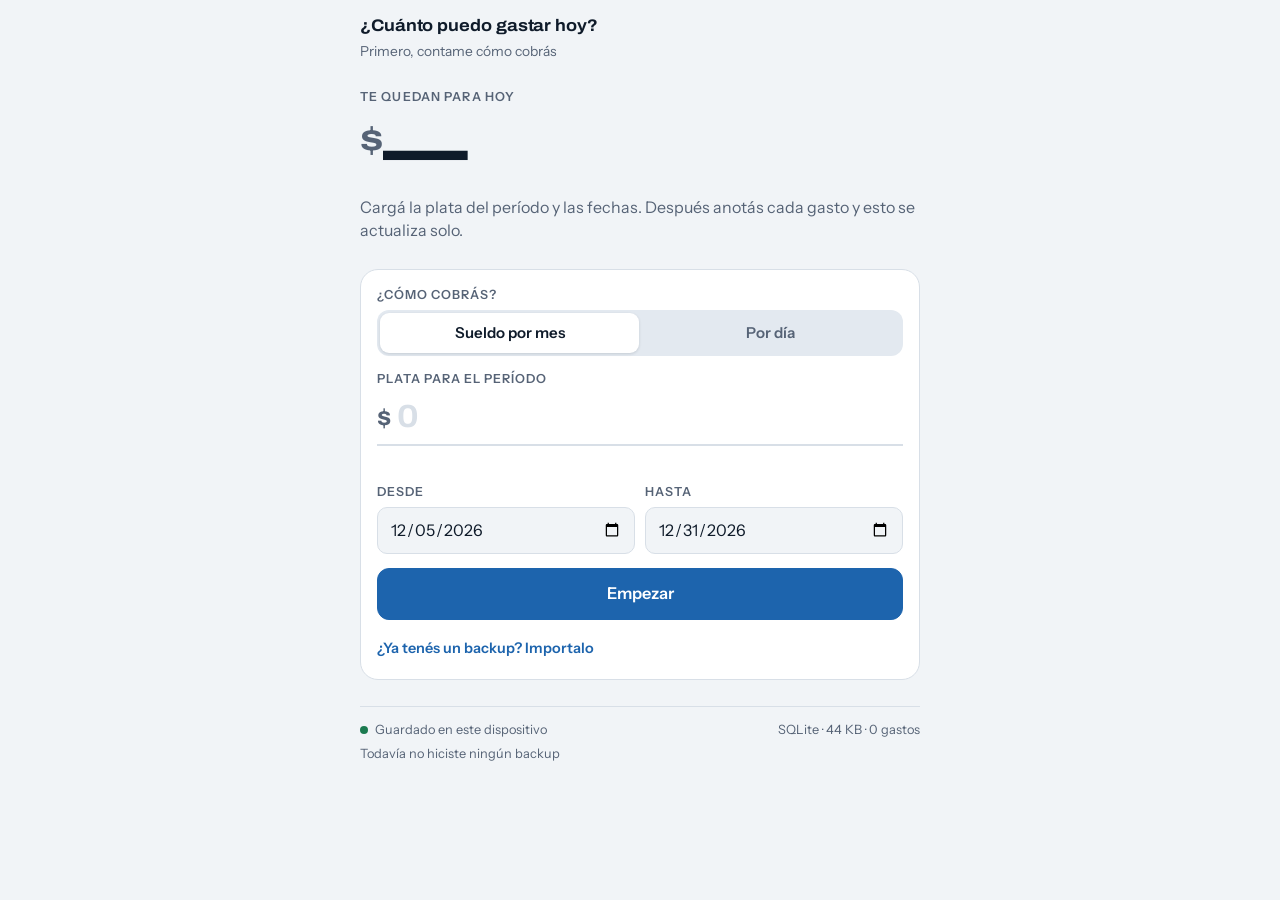
<file: index.html>
<!doctype html>
<html lang="es-AR">
<head>
<meta charset="utf-8">
<meta name="viewport" content="width=device-width,initial-scale=1,viewport-fit=cover">
<title>Gasto diario</title>
<meta name="description" content="Anotá cada gasto y mirá cuánto te queda para hoy, cobres por mes o por día. Lo que sobra o te pasás se arrastra a los días siguientes. Tus datos quedan en tu dispositivo.">
<meta name="theme-color" media="(prefers-color-scheme: light)" content="#F1F4F7">
<meta name="theme-color" media="(prefers-color-scheme: dark)" content="#0C131C">
<meta name="color-scheme" content="light dark">
<meta name="mobile-web-app-capable" content="yes">
<meta name="apple-mobile-web-app-capable" content="yes">
<meta name="apple-mobile-web-app-title" content="Gastos">
<meta name="apple-mobile-web-app-status-bar-style" content="default">
<meta name="format-detection" content="telephone=no">
<link rel="manifest" href="manifest.webmanifest">
<link rel="icon" href="icon.svg" type="image/svg+xml">
<link rel="icon" href="icon-192.png" sizes="192x192" type="image/png">
<link rel="apple-touch-icon" href="apple-touch-icon.png">
<link rel="preload" href="archivo.woff2" as="font" type="font/woff2" crossorigin>
<link rel="stylesheet" href="styles.css">
<script src="sql-wasm.js" defer></script>
<script src="app.js" defer></script>
</head>
<body data-mode="loading">
<div class="app">
  <header class="top">
    <div>
      <h1>¿Cuánto puedo gastar hoy?</h1>
      <p class="eyebrow" id="eyebrow">Abriendo tu base de datos…</p>
    </div>
    <button class="icon-btn needs-period" id="btn-ajustes" type="button" aria-label="Ajustes y backup">
      <svg viewBox="0 0 24 24" aria-hidden="true"><path d="M4 7h10M18 7h2M4 17h4M12 17h8"/><circle cx="16" cy="7" r="2"/><circle cx="10" cy="17" r="2"/></svg>
    </button>
  </header>

  <aside class="notice" id="install" hidden>
    <p id="install-text"></p>
    <div class="row-btns">
      <button class="btn primary" type="button" id="install-btn" hidden>Instalar</button>
      <button class="btn" type="button" id="install-dismiss">Entendido</button>
    </div>
  </aside>

  <section class="hero" id="hero" aria-live="polite">
    <p class="hero-label" id="hero-label">Te quedan para hoy</p>
    <p class="hero-num"><span class="cur">$</span><span id="hero-digits">—</span></p>
    <div class="meter needs-period" aria-hidden="true"><span id="meter"></span></div>
    <p class="hero-sub" id="hero-sub">Cargando…</p>
    <div class="pills needs-period" id="pills"></div>
    <p class="tomorrow needs-period" id="tomorrow"></p>
  </section>

  <form class="card entry" id="setup" novalidate>
    <div>
      <span class="field-label" id="su-modo-label">¿Cómo cobrás?</span>
      <div class="seg full" role="radiogroup" aria-labelledby="su-modo-label" id="su-modo">
        <button type="button" role="radio" aria-checked="true" data-m="mensual">Sueldo por mes</button>
        <button type="button" role="radio" aria-checked="false" data-m="diario">Por día</button>
      </div>
    </div>
    <div class="entry" id="su-mensual">
      <div>
        <label class="field-label" for="su-monto">Plata para el período</label>
        <div class="amount"><span>$</span><input id="su-monto" inputmode="decimal" autocomplete="off" placeholder="0"></div>
        <p class="preview" id="su-preview"></p>
      </div>
      <div class="two">
        <div><label class="field-label" for="su-desde">Desde</label><input class="text" type="date" id="su-desde"></div>
        <div><label class="field-label" for="su-hasta">Hasta</label><input class="text" type="date" id="su-hasta"></div>
      </div>
    </div>
    <div class="entry" id="su-diario" hidden>
      <div>
        <label class="field-label" for="su-inicial">Plata que tenés hoy (opcional)</label>
        <div class="amount"><span>$</span><input id="su-inicial" inputmode="decimal" autocomplete="off" placeholder="0"></div>
        <p class="preview" id="su-inicial-preview">Lo que tenés en mano para arrancar. Ayuda a que la primera semana no quede corta.</p>
      </div>
      <div class="two">
        <div>
          <label class="field-label" for="su-ventana">Repartir cada cobro en</label>
          <select class="text" id="su-ventana"></select>
        </div>
        <div>
          <label class="field-label" for="su-apartar">Apartar de cada cobro</label>
          <div class="pct"><input class="text" id="su-apartar" inputmode="numeric" autocomplete="off" value="0"><span>%</span></div>
        </div>
      </div>
      <p class="hint" id="su-diario-hint"></p>
    </div>
    <p class="err" id="su-err"></p>
    <button class="btn primary" type="submit">Empezar</button>
    <button class="link" type="button" id="su-import">¿Ya tenés un backup? Importalo</button>
  </form>

  <form class="card entry needs-period" id="f-gasto" novalidate>
    <div class="seg full" role="radiogroup" aria-label="Qué anotás" id="tipo-seg">
      <button type="button" role="radio" aria-checked="true" data-t="gasto">Gasto</button>
      <button type="button" role="radio" aria-checked="false" data-t="ingreso" id="tipo-ingreso">Cobro</button>
    </div>
    <div>
      <label class="field-label" for="in-monto" id="in-label">Anotar un gasto</label>
      <div class="amount"><span>$</span><input id="in-monto" inputmode="decimal" autocomplete="off" enterkeyhint="done" placeholder="0"></div>
      <p class="preview" id="in-preview">Podés escribir 4500, 4.500,50 o 15k</p>
      <p class="err" id="in-err"></p>
    </div>
    <div class="chips" id="chips" role="radiogroup" aria-label="Categoría"></div>
    <input class="text" id="in-nota" maxlength="120" autocomplete="off" placeholder="Detalle (opcional): café, nafta, Coto…">
    <div class="row">
      <input class="text" type="date" id="in-fecha" aria-label="Fecha">
      <label class="switch" for="in-fijo" id="fijo-wrap">
        <input type="checkbox" id="in-fijo">
        <span>Gasto fijo<small id="fijo-help">Alquiler, servicios, cuotas. Se reparte entre los días que quedan.</small></span>
      </label>
    </div>
    <button class="btn primary" type="submit" id="in-submit">Anotar gasto</button>
  </form>

  <aside class="notice warn needs-period" id="nag" hidden>
    <p id="nag-text"></p>
    <div class="row-btns"><button class="btn" type="button" id="nag-btn">Hacer backup ahora</button></div>
  </aside>

  <section class="block needs-period" aria-labelledby="h-periodo">
    <h2 id="h-periodo">El período</h2>
    <div class="monthbar" id="monthbar"><span class="fill" id="month-fill"></span><span class="pace" id="month-pace"></span></div>
    <p class="caption" id="month-cap"></p>
    <dl class="stats" id="stats"></dl>
  </section>

  <section class="block needs-period" aria-labelledby="h-dias">
    <h2 id="h-dias">Día por día</h2>
    <div class="chart" id="chart"></div>
    <div class="legend" aria-hidden="true">
      <span><i class="sw bar"></i>Gastado</span>
      <span><i class="sw over"></i>Te pasaste</span>
      <span><i class="sw tick"></i>Lo que tenías ese día</span>
      <span id="lg-ing"><i class="sw ing"></i>Cobraste</span>
      <span id="lg-base"><i class="sw base"></i><span id="lg-base-txt">Base diaria</span></span>
    </div>
    <p class="daycap" id="daycap"></p>
  </section>

  <section class="block needs-period" aria-labelledby="h-cats">
    <h2 id="h-cats">En qué se va</h2>
    <div class="cats" id="cats"></div>
  </section>

  <section class="block needs-period" aria-labelledby="h-movs">
    <div class="block-head">
      <h2 id="h-movs">Movimientos</h2>
      <button class="link" type="button" id="btn-todos" hidden>Ver todos</button>
    </div>
    <div class="movs" id="movs"></div>
  </section>

  <footer class="foot">
    <div class="foot-row">
      <span class="save-state" id="save-state" data-s="idle"><i></i><span id="save-text">Abriendo…</span></span>
      <span id="db-info">SQLite</span>
    </div>
    <div class="foot-row"><span id="backup-info"></span></div>
  </footer>
</div>

<input type="file" id="imp-file" class="sr-only" tabindex="-1" aria-hidden="true">

<dialog id="dlg" aria-labelledby="dlg-title">
  <div class="dlg">
    <div class="dlg-head">
      <h2 id="dlg-title">Ajustes</h2>
      <button class="icon-btn" type="button" id="dlg-close" aria-label="Cerrar">
        <svg viewBox="0 0 24 24" aria-hidden="true"><path d="M6 6l12 12M18 6L6 18"/></svg>
      </button>
    </div>

    <fieldset id="sec-cobro">
      <legend>Cómo cobrás</legend>
      <label class="opt" for="aj-cobro-m"><input type="radio" name="cobro" value="mensual" id="aj-cobro-m"><span><b>Sueldo por mes</b><small>Cargás la plata del período y se divide por día.</small></span></label>
      <label class="opt" for="aj-cobro-d"><input type="radio" name="cobro" value="diario" id="aj-cobro-d"><span><b>Por día</b><small>Vas anotando lo que cobrás y cada cobro se reparte en los próximos días.</small></span></label>
    </fieldset>
    <hr>

    <form class="dlg" id="f-diario" novalidate>
      <h3>Cobro por día</h3>
      <div class="two">
        <div>
          <label class="field-label" for="aj-ventana">Repartir cada cobro en</label>
          <select class="text" id="aj-ventana"></select>
        </div>
        <div>
          <label class="field-label" for="aj-apartar">Apartar de cada cobro</label>
          <div class="pct"><input class="text" id="aj-apartar" inputmode="numeric" autocomplete="off"><span>%</span></div>
        </div>
      </div>
      <div>
        <label class="field-label" for="aj-inicio">Contar desde</label>
        <input class="text" type="date" id="aj-inicio">
      </div>
      <p class="hint">Más días hace que la cifra diaria cambie menos y te cubra los días que no trabajás. Lo que apartás no entra en lo que podés gastar.</p>
      <p class="err" id="ad-err"></p>
      <button class="btn primary" type="submit">Guardar cambios</button>
    </form>

    <div class="dlg" id="sec-mensual">
    <form class="dlg" id="f-ajustes" novalidate>
      <h3>Este período</h3>
      <div>
        <label class="field-label" for="aj-monto">Plata para el período</label>
        <div class="amount small"><span>$</span><input id="aj-monto" inputmode="decimal" autocomplete="off"></div>
      </div>
      <div class="two">
        <div><label class="field-label" for="aj-desde">Desde</label><input class="text" type="date" id="aj-desde"></div>
        <div><label class="field-label" for="aj-hasta">Hasta</label><input class="text" type="date" id="aj-hasta"></div>
      </div>
      <fieldset>
        <legend>Si me sobra o me paso en un día</legend>
        <label class="opt" for="aj-modo-a"><input type="radio" name="modo" value="arrastre" id="aj-modo-a"><span><b>Pasa entero a mañana</b><small>Te sobran $10.000 hoy: mañana tenés $10.000 más. Te pasás $10.000: mañana tenés $10.000 menos.</small></span></label>
        <label class="opt" for="aj-modo-r"><input type="radio" name="modo" value="reparto" id="aj-modo-r"><span><b>Se reparte en los días que quedan</b><small>Lo que sobra o falta se divide entre todos los días restantes. Cambia menos de un día a otro.</small></span></label>
      </fieldset>
      <p class="err" id="aj-err"></p>
      <button class="btn primary" type="submit">Guardar cambios</button>
    </form>

    <hr>
    <form class="dlg" id="f-nuevo" novalidate>
      <h3>Período nuevo</h3>
      <p class="hint">Arranca de cero con otro monto y otras fechas. Los gastos anteriores quedan guardados en la base.</p>
      <div>
        <label class="field-label" for="np-monto">Plata para el período nuevo</label>
        <div class="amount small"><span>$</span><input id="np-monto" inputmode="decimal" autocomplete="off"></div>
      </div>
      <div class="two">
        <div><label class="field-label" for="np-desde">Desde</label><input class="text" type="date" id="np-desde"></div>
        <div><label class="field-label" for="np-hasta">Hasta</label><input class="text" type="date" id="np-hasta"></div>
      </div>
      <label class="switch" for="np-arrastre" id="np-arrastre-wrap"><input type="checkbox" id="np-arrastre"><span id="np-arrastre-txt">Sumar lo que sobró</span></label>
      <p class="err" id="np-err"></p>
      <button class="btn" type="submit">Empezar período nuevo</button>
    </form>
    </div>

    <hr>
    <div class="dlg" id="sec-backup">
      <h3>Backup</h3>
      <p class="hint">Tus datos se guardan solo en este dispositivo. El backup es un archivo <span class="mono">.sqlite</span> que podés guardar en Archivos, iCloud o Drive, y que también abrís con DB Browser, DBeaver o <span class="mono">sqlite3</span>.</p>
      <div class="row-btns">
        <button class="btn" type="button" id="exp-db">Bajar backup (.sqlite)</button>
        <button class="btn" type="button" id="exp-csv">Bajar CSV</button>
        <button class="btn" type="button" id="imp-btn">Importar backup</button>
      </div>
      <div class="confirm" id="imp-confirm" hidden>
        <p id="imp-confirm-text"></p>
        <div class="row-btns">
          <button class="btn danger" type="button" id="imp-ok">Reemplazar mis datos</button>
          <button class="btn" type="button" id="imp-cancel">Cancelar</button>
        </div>
      </div>
      <p class="hint" id="exp-msg"></p>
    </div>
  </div>
</dialog>

<div class="toast" id="toast" role="status" hidden><span id="toast-text"></span><button type="button" id="toast-btn">Deshacer</button></div>
</body>
</html>
</file>
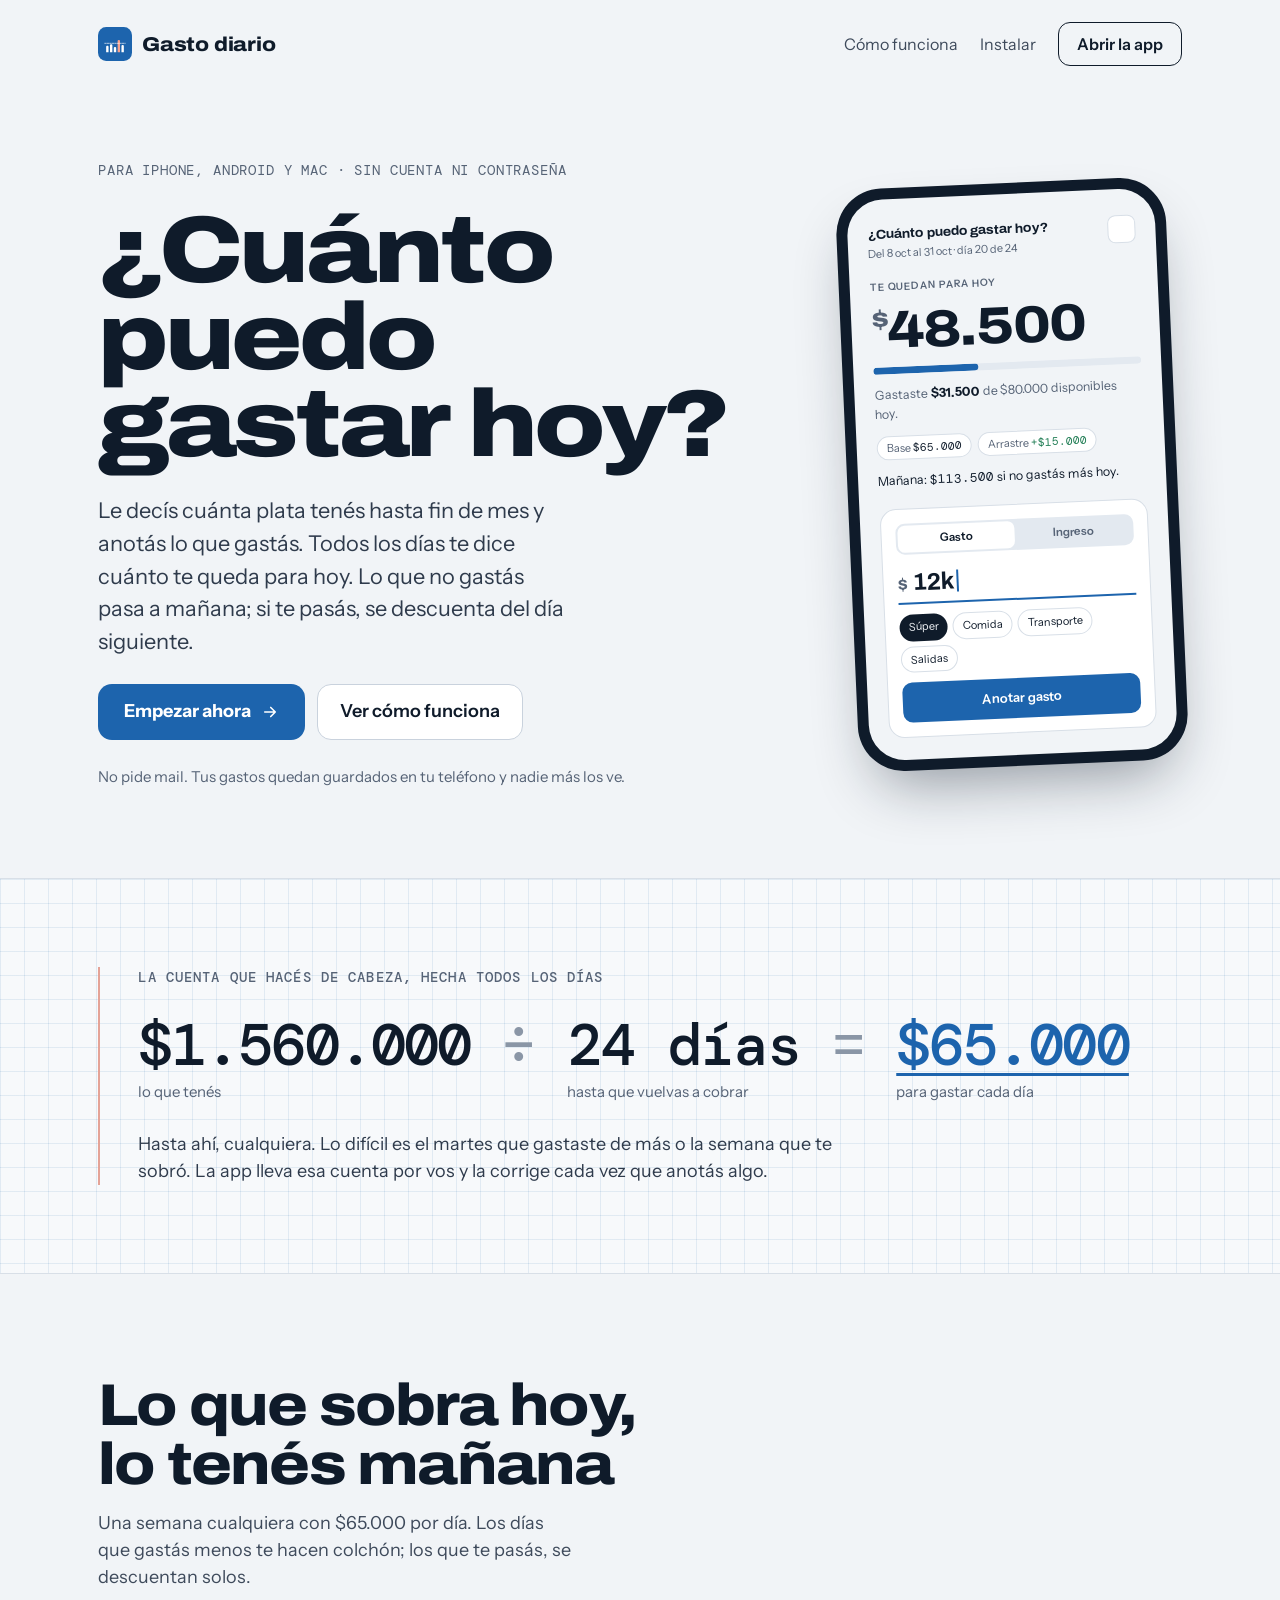
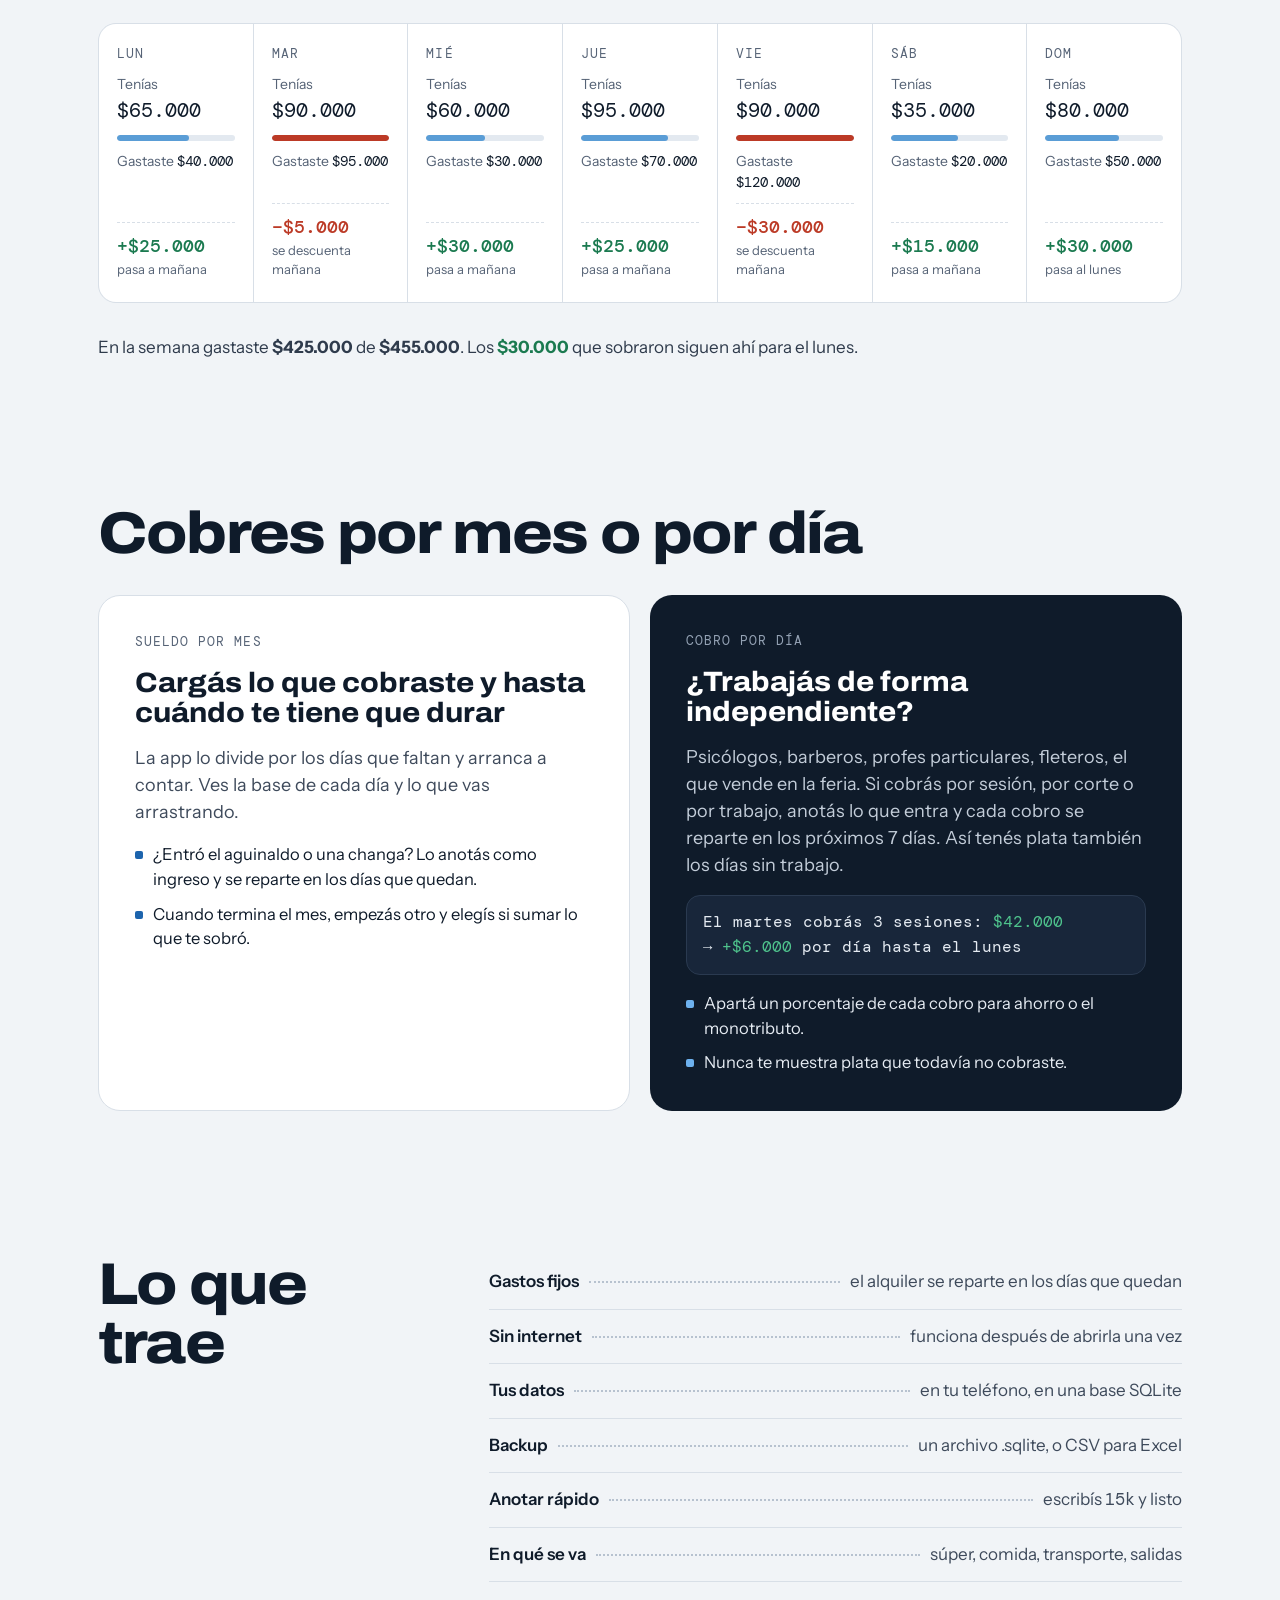
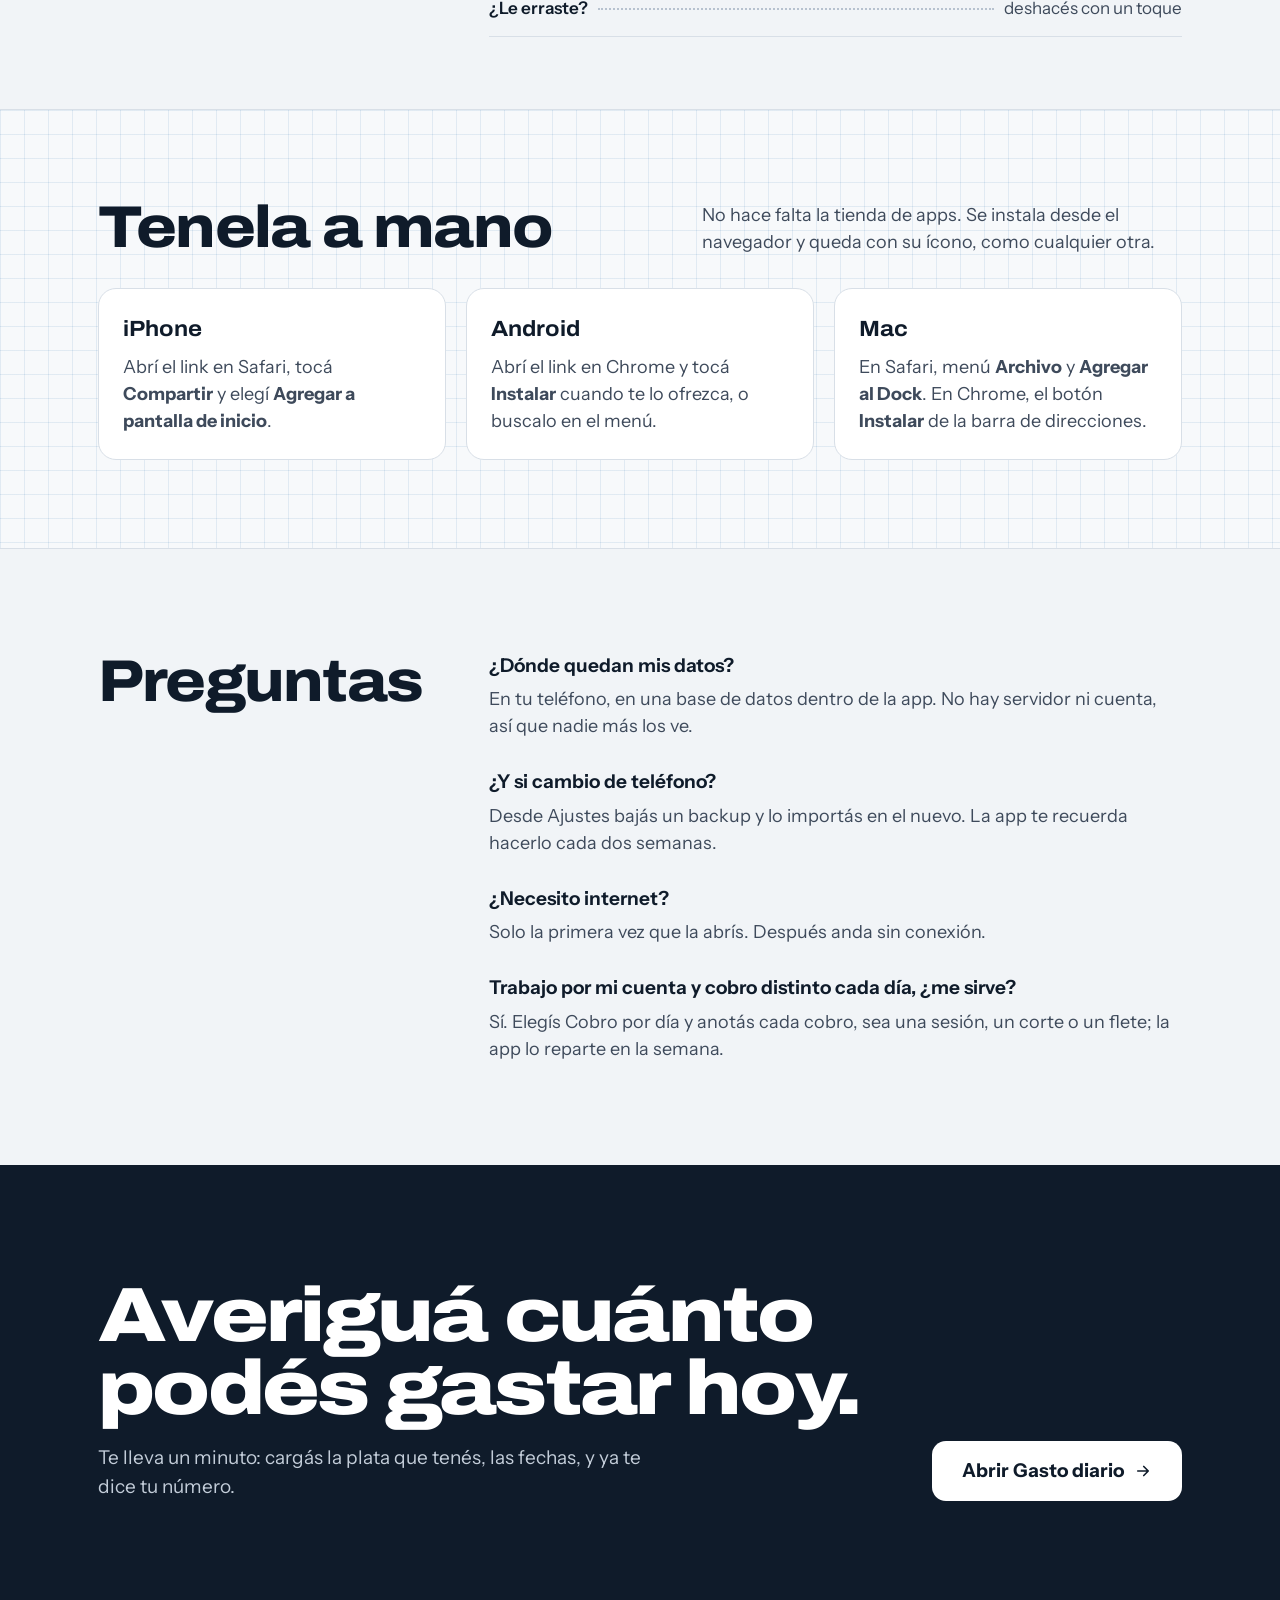
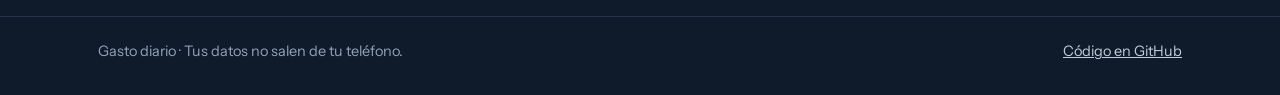
<file: inicio/index.html>
<!doctype html>
<html lang="es-AR">
<head>
<meta charset="utf-8">
<meta name="viewport" content="width=device-width,initial-scale=1,viewport-fit=cover">
<title>Gasto diario: ¿cuánto puedo gastar hoy?</title>
<meta name="description" content="Le decís cuánta plata tenés y anotás lo que gastás. Todos los días te dice cuánto te queda para hoy. Para sueldo mensual o si trabajás por tu cuenta.">
<meta property="og:type" content="website">
<meta property="og:locale" content="es_AR">
<meta property="og:site_name" content="Gasto diario">
<meta property="og:title" content="¿Cuánto puedo gastar hoy?">
<meta property="og:description" content="Le decís cuánta plata tenés y anotás lo que gastás. Todos los días te dice cuánto te queda para hoy. Para sueldo mensual o si trabajás por tu cuenta.">
<meta property="og:url" content="https://abuid123.github.io/gastos/inicio/">
<meta property="og:image" content="https://abuid123.github.io/gastos/inicio/og.png">
<meta property="og:image:width" content="1200">
<meta property="og:image:height" content="630">
<meta property="og:image:alt" content="Gasto diario: 1.560.000 dividido 24 días da 65.000 por día">
<meta name="twitter:card" content="summary_large_image">
<meta name="theme-color" content="#F1F4F7">
<link rel="canonical" href="https://abuid123.github.io/gastos/inicio/">
<link rel="icon" href="../icon.svg" type="image/svg+xml">
<link rel="apple-touch-icon" href="../apple-touch-icon.png">
<link rel="preload" href="../archivo.woff2" as="font" type="font/woff2" crossorigin>
<style>
@font-face{font-family:"Archivo";src:url(../archivo.woff2) format("woff2");font-weight:100 900;font-stretch:62% 125%;font-display:swap}
@font-face{font-family:"Instrument Sans";src:url(../instrument-sans.woff2) format("woff2");font-weight:400 700;font-display:swap}
@font-face{font-family:"DM Mono";src:url(../dm-mono-400.woff2) format("woff2");font-weight:400;font-display:swap}
@font-face{font-family:"DM Mono";src:url(../dm-mono-500.woff2) format("woff2");font-weight:500;font-display:swap}
html{-webkit-text-size-adjust:100%;text-size-adjust:100%;scroll-behavior:smooth}
body{margin:0;background:#F1F4F7}
*,*::before,*::after{box-sizing:border-box}
a{color:#1D64AD}a:hover{color:#164E87}
a:focus-visible{outline:2px solid #1D64AD;outline-offset:3px;border-radius:6px}
@media (prefers-reduced-motion: reduce){html{scroll-behavior:auto}}
</style>
</head>
<body>
<div style="background: #F1F4F7; color: #0F1B2A; font-family: 'Instrument Sans', system-ui, -apple-system, 'Segoe UI', sans-serif; font-size: 18px; line-height: 1.5; -webkit-font-smoothing: antialiased">

  <header style="max-width: 1180px; margin: 0 auto; padding: 22px clamp(20px, 4vw, 48px); display: flex; align-items: center; justify-content: space-between; gap: 16px; flex-wrap: wrap">
    <a href="../" style="display: flex; align-items: center; gap: 10px; text-decoration: none; color: #0F1B2A">
      <svg width="34" height="34" viewBox="0 0 100 100" aria-hidden="true"><rect x="0" y="0" width="100" height="100" rx="24" fill="#1D64AD"></rect><path d="M24 74V58a3 3 0 0 1 3-3h1a3 3 0 0 1 3 3v16zM35.25 74V54a3 3 0 0 1 3-3h1a3 3 0 0 1 3 3v20zM46.5 74V62a3 3 0 0 1 3-3h1a3 3 0 0 1 3 3v12zM69 74V56a3 3 0 0 1 3-3h1a3 3 0 0 1 3 3v18z" fill="#FFFFFF"></path><path d="M57.75 74V41a3 3 0 0 1 3-3h1a3 3 0 0 1 3 3v33z" fill="#F7A08C"></path><line x1="20" y1="48" x2="80" y2="48" stroke="#FFFFFF" stroke-opacity=".8" stroke-width="2.4" stroke-dasharray="4.2 3.2" stroke-linecap="round"></line></svg>
      <span style="font-family: 'Archivo', sans-serif; font-stretch: 112%; font-weight: 800; font-size: 20px; letter-spacing: -0.01em">Gasto diario</span>
    </a>
    <nav style="display: flex; align-items: center; gap: 22px; flex-wrap: wrap; font-size: 16px">
      <a href="#arrastre" style="color: #3E4A5B; text-decoration: none">Cómo funciona</a>
      <a href="#instalar" style="color: #3E4A5B; text-decoration: none">Instalar</a>
      <a href="../" style="display: inline-flex; align-items: center; min-height: 44px; padding: 0 18px; border-radius: 12px; border: 1.5px solid #0F1B2A; color: #0F1B2A; text-decoration: none; font-weight: 600">Abrir la app</a>
    </nav>
  </header>

  <main>
    <section style="max-width: 1180px; margin: 0 auto; padding: clamp(28px, 6vw, 72px) clamp(20px, 4vw, 48px) clamp(48px, 7vw, 96px); display: flex; flex-wrap: wrap; align-items: center; gap: clamp(40px, 6vw, 88px)">
      <div style="flex: 1 1 520px; min-width: 0; display: flex; flex-direction: column; gap: 26px">
        <p style="margin: 0; font-family: 'DM Mono', ui-monospace, monospace; font-size: 14px; letter-spacing: 0.06em; text-transform: uppercase; color: #566376">Para iPhone, Android y Mac · Sin cuenta ni contraseña</p>
        <h1 style="margin: 0; font-family: 'Archivo', sans-serif; font-weight: 850; font-stretch: 118%; font-size: clamp(46px, 7.4vw, 104px); line-height: 0.92; letter-spacing: -0.035em; text-wrap: balance">¿Cuánto puedo gastar hoy?</h1>
        <p style="margin: 0; font-size: clamp(18px, 1.7vw, 22px); line-height: 1.5; color: #2F3B4C; max-width: 34ch">Le decís cuánta plata tenés hasta fin de mes y anotás lo que gastás. Todos los días te dice cuánto te queda para hoy. Lo que no gastás pasa a mañana; si te pasás, se descuenta del día siguiente.</p>
        <div style="display: flex; flex-wrap: wrap; gap: 12px; align-items: center">
          <a href="../" style="display: inline-flex; align-items: center; gap: 10px; min-height: 56px; padding: 0 26px; border-radius: 14px; background: #1D64AD; color: #FFFFFF; text-decoration: none; font-weight: 700; font-size: 18px">Empezar ahora <svg width="18" height="18" viewBox="0 0 24 24" fill="none" stroke="currentColor" stroke-width="2.2" stroke-linecap="round" stroke-linejoin="round" aria-hidden="true"><path d="M5 12h14M13 6l6 6-6 6"></path></svg></a>
          <a href="#arrastre" style="display: inline-flex; align-items: center; min-height: 56px; padding: 0 22px; border-radius: 14px; color: #0F1B2A; text-decoration: none; font-weight: 600; font-size: 18px; border: 1.5px solid #C9D2DD; background: #FFFFFF">Ver cómo funciona</a>
        </div>
        <p style="margin: 0; font-size: 15px; color: #566376">No pide mail. Tus gastos quedan guardados en tu teléfono y nadie más los ve.</p>
      </div>

      <div style="flex: 0 1 340px; min-width: 0; display: flex; justify-content: center; margin-inline: auto">
        <div style="width: 330px; max-width: 100%; box-sizing: border-box; padding: 11px; border-radius: 46px; background: #0F1B2A; box-shadow: 0 30px 60px -20px rgba(15,27,42,.45); transform: rotate(-2.5deg)">
          <div style="border-radius: 36px; background: #F1F4F7; padding: 26px 20px 22px; display: flex; flex-direction: column; gap: 12px">
            <div style="display: flex; justify-content: space-between; align-items: flex-start; gap: 8px">
              <div>
                <div style="font-family: 'Archivo', sans-serif; font-stretch: 108%; font-weight: 700; font-size: 13px">¿Cuánto puedo gastar hoy?</div>
                <div style="font-size: 11px; color: #566376">Del 8 oct al 31 oct · día 20 de 24</div>
              </div>
              <div style="width: 28px; height: 28px; border-radius: 8px; border: 1px solid #D8DFE7; background: #FFFFFF; flex: none"></div>
            </div>
            <div style="font-size: 10px; letter-spacing: 0.09em; text-transform: uppercase; color: #566376; font-weight: 600; margin-top: 6px">Te quedan para hoy</div>
            <div style="font-family: 'Archivo', sans-serif; font-weight: 800; font-stretch: 115%; font-size: 52px; line-height: 0.95; letter-spacing: -0.025em"><span style="font-size: 26px; vertical-align: 20px; color: #566376">$</span>48.500</div>
            <div style="height: 7px; border-radius: 4px; background: #E3E9F0; overflow: hidden"><div style="width: 39%; height: 100%; border-radius: 4px; background: #1D64AD"></div></div>
            <div style="font-size: 12.5px; color: #566376">Gastaste <b style="color: #0F1B2A">$31.500</b> de $80.000 disponibles hoy.</div>
            <div style="display: flex; gap: 6px; flex-wrap: wrap">
              <span style="font-size: 11px; color: #566376; border: 1px solid #D8DFE7; background: #FFFFFF; border-radius: 99px; padding: 3px 9px">Base <span style="font-family: 'DM Mono', monospace; color: #0F1B2A">$65.000</span></span>
              <span style="font-size: 11px; color: #566376; border: 1px solid #D8DFE7; background: #FFFFFF; border-radius: 99px; padding: 3px 9px">Arrastre <span style="font-family: 'DM Mono', monospace; color: #1B7A50">+$15.000</span></span>
            </div>
            <div style="font-size: 12.5px">Mañana: <span style="font-family: 'DM Mono', monospace">$113.500</span> si no gastás más hoy.</div>
            <div style="margin-top: 6px; background: #FFFFFF; border: 1px solid #D8DFE7; border-radius: 16px; padding: 14px; display: flex; flex-direction: column; gap: 10px">
              <div style="display: flex; padding: 2px; border-radius: 9px; background: #E3E9F0; font-size: 11.5px; font-weight: 600">
                <div style="flex: 1; text-align: center; padding: 5px; border-radius: 7px; background: #FFFFFF">Gasto</div>
                <div style="flex: 1; text-align: center; padding: 5px; color: #566376">Ingreso</div>
              </div>
              <div style="font-family: 'Archivo', sans-serif; font-weight: 700; font-size: 24px; border-bottom: 2px solid #1D64AD; padding-bottom: 2px"><span style="color: #566376; font-size: 18px">$</span> 12k<span style="display: inline-block; width: 2px; height: 22px; background: #1D64AD; vertical-align: -3px; margin-left: 2px"></span></div>
              <div style="display: flex; gap: 5px; flex-wrap: wrap; font-size: 11px">
                <span style="border-radius: 99px; padding: 4px 9px; background: #0F1B2A; color: #F1F4F7">Súper</span>
                <span style="border-radius: 99px; padding: 4px 9px; border: 1px solid #D8DFE7">Comida</span>
                <span style="border-radius: 99px; padding: 4px 9px; border: 1px solid #D8DFE7">Transporte</span>
                <span style="border-radius: 99px; padding: 4px 9px; border: 1px solid #D8DFE7">Salidas</span>
              </div>
              <div style="border-radius: 10px; background: #1D64AD; color: #FFFFFF; text-align: center; font-weight: 600; font-size: 13px; padding: 10px">Anotar gasto</div>
            </div>
          </div>
        </div>
      </div>
    </section>

    <section aria-labelledby="h-cuenta" style="background-color: #F7F9FB; background-image: linear-gradient(rgba(29,100,173,0.10) 1px, transparent 1px), linear-gradient(90deg, rgba(29,100,173,0.10) 1px, transparent 1px); background-size: 24px 24px; border-block: 1px solid #D8DFE7">
      <div style="max-width: 1180px; margin: 0 auto; padding: clamp(48px, 7vw, 88px) clamp(20px, 4vw, 48px)">
        <div style="border-left: 2px solid #E4A397; padding-left: clamp(18px, 3vw, 40px); display: flex; flex-direction: column; gap: 28px">
          <h2 id="h-cuenta" style="margin: 0; font-family: 'DM Mono', ui-monospace, monospace; font-weight: 500; font-size: 14px; letter-spacing: 0.08em; text-transform: uppercase; color: #566376">La cuenta que hacés de cabeza, hecha todos los días</h2>
          <div style="display: flex; flex-wrap: wrap; align-items: flex-start; gap: clamp(14px, 2.4vw, 32px); font-family: 'DM Mono', ui-monospace, monospace">
            <div style="display: flex; flex-direction: column; gap: 6px">
              <span style="font-size: clamp(30px, 4.6vw, 64px); font-weight: 500; letter-spacing: -0.03em; line-height: 1">$1.560.000</span>
              <span style="font-family: 'Instrument Sans', sans-serif; font-size: 15px; color: #566376">lo que tenés</span>
            </div>
            <span aria-hidden="true" style="font-size: clamp(30px, 4.6vw, 64px); line-height: 1; color: #8A96A6">÷</span>
            <div style="display: flex; flex-direction: column; gap: 6px">
              <span style="font-size: clamp(30px, 4.6vw, 64px); font-weight: 500; letter-spacing: -0.03em; line-height: 1">24 días</span>
              <span style="font-family: 'Instrument Sans', sans-serif; font-size: 15px; color: #566376">hasta que vuelvas a cobrar</span>
            </div>
            <span aria-hidden="true" style="font-size: clamp(30px, 4.6vw, 64px); line-height: 1; color: #8A96A6">=</span>
            <div style="display: flex; flex-direction: column; gap: 6px">
              <span style="font-size: clamp(30px, 4.6vw, 64px); font-weight: 500; letter-spacing: -0.03em; line-height: 1; color: #1D64AD; text-decoration: underline; text-decoration-thickness: 3px; text-underline-offset: 8px">$65.000</span>
              <span style="font-family: 'Instrument Sans', sans-serif; font-size: 15px; color: #566376">para gastar cada día</span>
            </div>
          </div>
          <p style="margin: 0; max-width: 60ch; font-size: 18px; color: #2F3B4C">Hasta ahí, cualquiera. Lo difícil es el martes que gastaste de más o la semana que te sobró. La app lleva esa cuenta por vos y la corrige cada vez que anotás algo.</p>
        </div>
      </div>
    </section>

    <section id="arrastre" aria-labelledby="h-arrastre" style="max-width: 1180px; margin: 0 auto; padding: clamp(56px, 8vw, 112px) clamp(20px, 4vw, 48px) clamp(40px, 6vw, 72px); display: flex; flex-direction: column; gap: 32px">
      <div style="display: flex; flex-wrap: wrap; justify-content: space-between; align-items: flex-end; gap: 16px 40px">
        <h2 id="h-arrastre" style="margin: 0; font-family: 'Archivo', sans-serif; font-weight: 800; font-stretch: 112%; font-size: clamp(34px, 4.6vw, 60px); line-height: 1; letter-spacing: -0.03em; max-width: 15ch; text-wrap: balance">Lo que sobra hoy, lo tenés mañana</h2>
        <p style="margin: 0; max-width: 40ch; color: #3E4A5B">Una semana cualquiera con $65.000 por día. Los días que gastás menos te hacen colchón; los que te pasás, se descuentan solos.</p>
      </div>
      <div role="list" style="display: flex; flex-wrap: wrap; gap: 1px; background: #D8DFE7; border: 1px solid #D8DFE7; border-radius: 18px; overflow: hidden">
        
          <div role="listitem" style="flex: 1 1 140px; min-width: 0; background: #FFFFFF; padding: 20px 18px 22px; display: flex; flex-direction: column; gap: 10px">
            <div style="font-family: 'DM Mono', monospace; font-size: 13px; letter-spacing: 0.08em; text-transform: uppercase; color: #566376">Lun</div>
            <div style="font-size: 14px; color: #566376">Tenías <span style="display: block; font-family: 'DM Mono', monospace; font-size: 20px; color: #0F1B2A">$65.000</span></div>
            <div style="height: 6px; border-radius: 3px; background: #E3E9F0; overflow: hidden"><div style="height: 100%; border-radius: 3px; width: 61.5%; background: #5A9DD6"></div></div>
            <div style="font-size: 14px; color: #566376">Gastaste <span style="font-family: 'DM Mono', monospace; color: #0F1B2A">$40.000</span></div>
            <div style="margin-top: auto; padding-top: 10px; border-top: 1px dashed #D8DFE7">
              <div style="font-family: 'DM Mono', monospace; font-size: 18px; font-weight: 500; color: #1B7A50">+$25.000</div>
              <div style="font-size: 13px; color: #566376">pasa a mañana</div>
            </div>
          </div>
        
          <div role="listitem" style="flex: 1 1 140px; min-width: 0; background: #FFFFFF; padding: 20px 18px 22px; display: flex; flex-direction: column; gap: 10px">
            <div style="font-family: 'DM Mono', monospace; font-size: 13px; letter-spacing: 0.08em; text-transform: uppercase; color: #566376">Mar</div>
            <div style="font-size: 14px; color: #566376">Tenías <span style="display: block; font-family: 'DM Mono', monospace; font-size: 20px; color: #0F1B2A">$90.000</span></div>
            <div style="height: 6px; border-radius: 3px; background: #E3E9F0; overflow: hidden"><div style="height: 100%; border-radius: 3px; width: 100.0%; background: #BC3A26"></div></div>
            <div style="font-size: 14px; color: #566376">Gastaste <span style="font-family: 'DM Mono', monospace; color: #0F1B2A">$95.000</span></div>
            <div style="margin-top: auto; padding-top: 10px; border-top: 1px dashed #D8DFE7">
              <div style="font-family: 'DM Mono', monospace; font-size: 18px; font-weight: 500; color: #BC3A26">−$5.000</div>
              <div style="font-size: 13px; color: #566376">se descuenta mañana</div>
            </div>
          </div>
        
          <div role="listitem" style="flex: 1 1 140px; min-width: 0; background: #FFFFFF; padding: 20px 18px 22px; display: flex; flex-direction: column; gap: 10px">
            <div style="font-family: 'DM Mono', monospace; font-size: 13px; letter-spacing: 0.08em; text-transform: uppercase; color: #566376">Mié</div>
            <div style="font-size: 14px; color: #566376">Tenías <span style="display: block; font-family: 'DM Mono', monospace; font-size: 20px; color: #0F1B2A">$60.000</span></div>
            <div style="height: 6px; border-radius: 3px; background: #E3E9F0; overflow: hidden"><div style="height: 100%; border-radius: 3px; width: 50.0%; background: #5A9DD6"></div></div>
            <div style="font-size: 14px; color: #566376">Gastaste <span style="font-family: 'DM Mono', monospace; color: #0F1B2A">$30.000</span></div>
            <div style="margin-top: auto; padding-top: 10px; border-top: 1px dashed #D8DFE7">
              <div style="font-family: 'DM Mono', monospace; font-size: 18px; font-weight: 500; color: #1B7A50">+$30.000</div>
              <div style="font-size: 13px; color: #566376">pasa a mañana</div>
            </div>
          </div>
        
          <div role="listitem" style="flex: 1 1 140px; min-width: 0; background: #FFFFFF; padding: 20px 18px 22px; display: flex; flex-direction: column; gap: 10px">
            <div style="font-family: 'DM Mono', monospace; font-size: 13px; letter-spacing: 0.08em; text-transform: uppercase; color: #566376">Jue</div>
            <div style="font-size: 14px; color: #566376">Tenías <span style="display: block; font-family: 'DM Mono', monospace; font-size: 20px; color: #0F1B2A">$95.000</span></div>
            <div style="height: 6px; border-radius: 3px; background: #E3E9F0; overflow: hidden"><div style="height: 100%; border-radius: 3px; width: 73.7%; background: #5A9DD6"></div></div>
            <div style="font-size: 14px; color: #566376">Gastaste <span style="font-family: 'DM Mono', monospace; color: #0F1B2A">$70.000</span></div>
            <div style="margin-top: auto; padding-top: 10px; border-top: 1px dashed #D8DFE7">
              <div style="font-family: 'DM Mono', monospace; font-size: 18px; font-weight: 500; color: #1B7A50">+$25.000</div>
              <div style="font-size: 13px; color: #566376">pasa a mañana</div>
            </div>
          </div>
        
          <div role="listitem" style="flex: 1 1 140px; min-width: 0; background: #FFFFFF; padding: 20px 18px 22px; display: flex; flex-direction: column; gap: 10px">
            <div style="font-family: 'DM Mono', monospace; font-size: 13px; letter-spacing: 0.08em; text-transform: uppercase; color: #566376">Vie</div>
            <div style="font-size: 14px; color: #566376">Tenías <span style="display: block; font-family: 'DM Mono', monospace; font-size: 20px; color: #0F1B2A">$90.000</span></div>
            <div style="height: 6px; border-radius: 3px; background: #E3E9F0; overflow: hidden"><div style="height: 100%; border-radius: 3px; width: 100.0%; background: #BC3A26"></div></div>
            <div style="font-size: 14px; color: #566376">Gastaste <span style="font-family: 'DM Mono', monospace; color: #0F1B2A">$120.000</span></div>
            <div style="margin-top: auto; padding-top: 10px; border-top: 1px dashed #D8DFE7">
              <div style="font-family: 'DM Mono', monospace; font-size: 18px; font-weight: 500; color: #BC3A26">−$30.000</div>
              <div style="font-size: 13px; color: #566376">se descuenta mañana</div>
            </div>
          </div>
        
          <div role="listitem" style="flex: 1 1 140px; min-width: 0; background: #FFFFFF; padding: 20px 18px 22px; display: flex; flex-direction: column; gap: 10px">
            <div style="font-family: 'DM Mono', monospace; font-size: 13px; letter-spacing: 0.08em; text-transform: uppercase; color: #566376">Sáb</div>
            <div style="font-size: 14px; color: #566376">Tenías <span style="display: block; font-family: 'DM Mono', monospace; font-size: 20px; color: #0F1B2A">$35.000</span></div>
            <div style="height: 6px; border-radius: 3px; background: #E3E9F0; overflow: hidden"><div style="height: 100%; border-radius: 3px; width: 57.1%; background: #5A9DD6"></div></div>
            <div style="font-size: 14px; color: #566376">Gastaste <span style="font-family: 'DM Mono', monospace; color: #0F1B2A">$20.000</span></div>
            <div style="margin-top: auto; padding-top: 10px; border-top: 1px dashed #D8DFE7">
              <div style="font-family: 'DM Mono', monospace; font-size: 18px; font-weight: 500; color: #1B7A50">+$15.000</div>
              <div style="font-size: 13px; color: #566376">pasa a mañana</div>
            </div>
          </div>
        
          <div role="listitem" style="flex: 1 1 140px; min-width: 0; background: #FFFFFF; padding: 20px 18px 22px; display: flex; flex-direction: column; gap: 10px">
            <div style="font-family: 'DM Mono', monospace; font-size: 13px; letter-spacing: 0.08em; text-transform: uppercase; color: #566376">Dom</div>
            <div style="font-size: 14px; color: #566376">Tenías <span style="display: block; font-family: 'DM Mono', monospace; font-size: 20px; color: #0F1B2A">$80.000</span></div>
            <div style="height: 6px; border-radius: 3px; background: #E3E9F0; overflow: hidden"><div style="height: 100%; border-radius: 3px; width: 62.5%; background: #5A9DD6"></div></div>
            <div style="font-size: 14px; color: #566376">Gastaste <span style="font-family: 'DM Mono', monospace; color: #0F1B2A">$50.000</span></div>
            <div style="margin-top: auto; padding-top: 10px; border-top: 1px dashed #D8DFE7">
              <div style="font-family: 'DM Mono', monospace; font-size: 18px; font-weight: 500; color: #1B7A50">+$30.000</div>
              <div style="font-size: 13px; color: #566376">pasa al lunes</div>
            </div>
          </div>
        
      </div>
      <p style="margin: 0; font-size: 17px; color: #2F3B4C">En la semana gastaste <b>$425.000</b> de <b>$455.000</b>. Los <b style="color: #1B7A50">$30.000</b> que sobraron siguen ahí para el lunes.</p>
    </section>

    <section aria-labelledby="h-cobro" style="max-width: 1180px; margin: 0 auto; padding: clamp(40px, 6vw, 72px) clamp(20px, 4vw, 48px); display: flex; flex-direction: column; gap: 32px">
      <h2 id="h-cobro" style="margin: 0; font-family: 'Archivo', sans-serif; font-weight: 800; font-stretch: 112%; font-size: clamp(34px, 4.6vw, 60px); line-height: 1; letter-spacing: -0.03em; text-wrap: balance">Cobres por mes o por día</h2>
      <div style="display: flex; flex-wrap: wrap; gap: 20px">
        <div style="flex: 1 1 380px; min-width: 0; padding: clamp(24px, 3vw, 36px); border-radius: 22px; background: #FFFFFF; border: 1px solid #D8DFE7; display: flex; flex-direction: column; gap: 16px">
          <div style="font-family: 'DM Mono', monospace; font-size: 13px; letter-spacing: 0.08em; text-transform: uppercase; color: #566376">Sueldo por mes</div>
          <h3 style="margin: 0; font-family: 'Archivo', sans-serif; font-weight: 750; font-stretch: 108%; font-size: 28px; line-height: 1.1">Cargás lo que cobraste y hasta cuándo te tiene que durar</h3>
          <p style="margin: 0; color: #3E4A5B">La app lo divide por los días que faltan y arranca a contar. Ves la base de cada día y lo que vas arrastrando.</p>
          <ul style="margin: 0; padding: 0; list-style: none; display: flex; flex-direction: column; gap: 10px; font-size: 16.5px">
            <li style="display: flex; gap: 10px"><span aria-hidden="true" style="flex: none; margin-top: 9px; width: 8px; height: 8px; border-radius: 2px; background: #1D64AD"></span>¿Entró el aguinaldo o una changa? Lo anotás como ingreso y se reparte en los días que quedan.</li>
            <li style="display: flex; gap: 10px"><span aria-hidden="true" style="flex: none; margin-top: 9px; width: 8px; height: 8px; border-radius: 2px; background: #1D64AD"></span>Cuando termina el mes, empezás otro y elegís si sumar lo que te sobró.</li>
          </ul>
        </div>
        <div style="flex: 1 1 380px; min-width: 0; padding: clamp(24px, 3vw, 36px); border-radius: 22px; background: #0F1B2A; color: #E5EBF2; display: flex; flex-direction: column; gap: 16px">
          <div style="font-family: 'DM Mono', monospace; font-size: 13px; letter-spacing: 0.08em; text-transform: uppercase; color: #94A2B4">Cobro por día</div>
          <h3 style="margin: 0; font-family: 'Archivo', sans-serif; font-weight: 750; font-stretch: 108%; font-size: 28px; line-height: 1.1; color: #FFFFFF">¿Trabajás de forma independiente?</h3>
          <p style="margin: 0; color: #C3CDD9">Psicólogos, barberos, profes particulares, fleteros, el que vende en la feria. Si cobrás por sesión, por corte o por trabajo, anotás lo que entra y cada cobro se reparte en los próximos 7 días. Así tenés plata también los días sin trabajo.</p>
          <div style="font-family: 'DM Mono', monospace; font-size: 15.5px; line-height: 1.6; background: #18263A; border: 1px solid #2A3A50; border-radius: 14px; padding: 14px 16px; color: #E5EBF2">El martes cobrás 3 sesiones: <span style="color: #4FC48D">$42.000</span><br>→ <span style="color: #4FC48D">+$6.000</span> por día hasta el lunes</div>
          <ul style="margin: 0; padding: 0; list-style: none; display: flex; flex-direction: column; gap: 10px; font-size: 16.5px">
            <li style="display: flex; gap: 10px"><span aria-hidden="true" style="flex: none; margin-top: 9px; width: 8px; height: 8px; border-radius: 2px; background: #6DB1EE"></span>Apartá un porcentaje de cada cobro para ahorro o el monotributo.</li>
            <li style="display: flex; gap: 10px"><span aria-hidden="true" style="flex: none; margin-top: 9px; width: 8px; height: 8px; border-radius: 2px; background: #6DB1EE"></span>Nunca te muestra plata que todavía no cobraste.</li>
          </ul>
        </div>
      </div>
    </section>

    <section aria-labelledby="h-trae" style="max-width: 1180px; margin: 0 auto; padding: clamp(40px, 6vw, 72px) clamp(20px, 4vw, 48px); display: flex; flex-wrap: wrap; gap: 32px 64px">
      <h2 id="h-trae" style="flex: 1 1 260px; margin: 0; font-family: 'Archivo', sans-serif; font-weight: 800; font-stretch: 112%; font-size: clamp(34px, 4.6vw, 60px); line-height: 1; letter-spacing: -0.03em">Lo que trae</h2>
      <ul style="flex: 2 1 560px; min-width: 0; margin: 0; padding: 0; list-style: none; font-size: 17px">
        <li style="display: flex; align-items: baseline; gap: 10px; padding: 14px 0; border-bottom: 1px solid #D8DFE7; flex-wrap: wrap"><b style="font-weight: 600">Gastos fijos</b><span aria-hidden="true" style="flex: 1 1 40px; border-bottom: 2px dotted #B7C2CF; transform: translateY(-4px)"></span><span style="color: #3E4A5B">el alquiler se reparte en los días que quedan</span></li>
        <li style="display: flex; align-items: baseline; gap: 10px; padding: 14px 0; border-bottom: 1px solid #D8DFE7; flex-wrap: wrap"><b style="font-weight: 600">Sin internet</b><span aria-hidden="true" style="flex: 1 1 40px; border-bottom: 2px dotted #B7C2CF; transform: translateY(-4px)"></span><span style="color: #3E4A5B">funciona después de abrirla una vez</span></li>
        <li style="display: flex; align-items: baseline; gap: 10px; padding: 14px 0; border-bottom: 1px solid #D8DFE7; flex-wrap: wrap"><b style="font-weight: 600">Tus datos</b><span aria-hidden="true" style="flex: 1 1 40px; border-bottom: 2px dotted #B7C2CF; transform: translateY(-4px)"></span><span style="color: #3E4A5B">en tu teléfono, en una base SQLite</span></li>
        <li style="display: flex; align-items: baseline; gap: 10px; padding: 14px 0; border-bottom: 1px solid #D8DFE7; flex-wrap: wrap"><b style="font-weight: 600">Backup</b><span aria-hidden="true" style="flex: 1 1 40px; border-bottom: 2px dotted #B7C2CF; transform: translateY(-4px)"></span><span style="color: #3E4A5B">un archivo .sqlite, o CSV para Excel</span></li>
        <li style="display: flex; align-items: baseline; gap: 10px; padding: 14px 0; border-bottom: 1px solid #D8DFE7; flex-wrap: wrap"><b style="font-weight: 600">Anotar rápido</b><span aria-hidden="true" style="flex: 1 1 40px; border-bottom: 2px dotted #B7C2CF; transform: translateY(-4px)"></span><span style="color: #3E4A5B">escribís <span style="font-family: 'DM Mono', monospace">15k</span> y listo</span></li>
        <li style="display: flex; align-items: baseline; gap: 10px; padding: 14px 0; border-bottom: 1px solid #D8DFE7; flex-wrap: wrap"><b style="font-weight: 600">En qué se va</b><span aria-hidden="true" style="flex: 1 1 40px; border-bottom: 2px dotted #B7C2CF; transform: translateY(-4px)"></span><span style="color: #3E4A5B">súper, comida, transporte, salidas</span></li>
        <li style="display: flex; align-items: baseline; gap: 10px; padding: 14px 0; border-bottom: 1px solid #D8DFE7; flex-wrap: wrap"><b style="font-weight: 600">¿Le erraste?</b><span aria-hidden="true" style="flex: 1 1 40px; border-bottom: 2px dotted #B7C2CF; transform: translateY(-4px)"></span><span style="color: #3E4A5B">deshacés con un toque</span></li>
      </ul>
    </section>

    <section id="instalar" aria-labelledby="h-instalar" style="background-color: #F7F9FB; background-image: linear-gradient(rgba(29,100,173,0.10) 1px, transparent 1px), linear-gradient(90deg, rgba(29,100,173,0.10) 1px, transparent 1px); background-size: 24px 24px; border-block: 1px solid #D8DFE7">
      <div style="max-width: 1180px; margin: 0 auto; padding: clamp(48px, 7vw, 88px) clamp(20px, 4vw, 48px); display: flex; flex-direction: column; gap: 32px">
        <div style="display: flex; flex-wrap: wrap; justify-content: space-between; align-items: flex-end; gap: 16px 40px">
          <h2 id="h-instalar" style="margin: 0; font-family: 'Archivo', sans-serif; font-weight: 800; font-stretch: 112%; font-size: clamp(34px, 4.6vw, 60px); line-height: 1; letter-spacing: -0.03em">Tenela a mano</h2>
          <p style="margin: 0; max-width: 40ch; color: #3E4A5B">No hace falta la tienda de apps. Se instala desde el navegador y queda con su ícono, como cualquier otra.</p>
        </div>
        <ol style="margin: 0; padding: 0; list-style: none; display: flex; flex-wrap: wrap; gap: 20px">
          <li style="flex: 1 1 300px; min-width: 0; background: #FFFFFF; border: 1px solid #D8DFE7; border-radius: 18px; padding: 24px; display: flex; flex-direction: column; gap: 8px">
            <b style="font-family: 'Archivo', sans-serif; font-stretch: 108%; font-size: 22px">iPhone</b>
            <span style="color: #3E4A5B">Abrí el link en Safari, tocá <b>Compartir</b> y elegí <b>Agregar a pantalla de inicio</b>.</span>
          </li>
          <li style="flex: 1 1 300px; min-width: 0; background: #FFFFFF; border: 1px solid #D8DFE7; border-radius: 18px; padding: 24px; display: flex; flex-direction: column; gap: 8px">
            <b style="font-family: 'Archivo', sans-serif; font-stretch: 108%; font-size: 22px">Android</b>
            <span style="color: #3E4A5B">Abrí el link en Chrome y tocá <b>Instalar</b> cuando te lo ofrezca, o buscalo en el menú.</span>
          </li>
          <li style="flex: 1 1 300px; min-width: 0; background: #FFFFFF; border: 1px solid #D8DFE7; border-radius: 18px; padding: 24px; display: flex; flex-direction: column; gap: 8px">
            <b style="font-family: 'Archivo', sans-serif; font-stretch: 108%; font-size: 22px">Mac</b>
            <span style="color: #3E4A5B">En Safari, menú <b>Archivo</b> y <b>Agregar al Dock</b>. En Chrome, el botón <b>Instalar</b> de la barra de direcciones.</span>
          </li>
        </ol>
      </div>
    </section>

    <section aria-labelledby="h-preguntas" style="max-width: 1180px; margin: 0 auto; padding: clamp(56px, 8vw, 104px) clamp(20px, 4vw, 48px); display: flex; flex-wrap: wrap; gap: 32px 64px">
      <h2 id="h-preguntas" style="flex: 1 1 260px; margin: 0; font-family: 'Archivo', sans-serif; font-weight: 800; font-stretch: 112%; font-size: clamp(34px, 4.6vw, 60px); line-height: 1; letter-spacing: -0.03em">Preguntas</h2>
      <dl style="flex: 2 1 560px; min-width: 0; margin: 0; display: flex; flex-direction: column; gap: 28px">
        <div style="display: flex; flex-direction: column; gap: 6px">
          <dt style="font-weight: 650; font-size: 19px">¿Dónde quedan mis datos?</dt>
          <dd style="margin: 0; color: #3E4A5B">En tu teléfono, en una base de datos dentro de la app. No hay servidor ni cuenta, así que nadie más los ve.</dd>
        </div>
        <div style="display: flex; flex-direction: column; gap: 6px">
          <dt style="font-weight: 650; font-size: 19px">¿Y si cambio de teléfono?</dt>
          <dd style="margin: 0; color: #3E4A5B">Desde Ajustes bajás un backup y lo importás en el nuevo. La app te recuerda hacerlo cada dos semanas.</dd>
        </div>
        <div style="display: flex; flex-direction: column; gap: 6px">
          <dt style="font-weight: 650; font-size: 19px">¿Necesito internet?</dt>
          <dd style="margin: 0; color: #3E4A5B">Solo la primera vez que la abrís. Después anda sin conexión.</dd>
        </div>
        <div style="display: flex; flex-direction: column; gap: 6px">
          <dt style="font-weight: 650; font-size: 19px">Trabajo por mi cuenta y cobro distinto cada día, ¿me sirve?</dt>
          <dd style="margin: 0; color: #3E4A5B">Sí. Elegís Cobro por día y anotás cada cobro, sea una sesión, un corte o un flete; la app lo reparte en la semana.</dd>
        </div>
      </dl>
    </section>

    <section aria-labelledby="h-final" style="background: #0F1B2A; color: #E5EBF2">
      <div style="max-width: 1180px; margin: 0 auto; padding: clamp(64px, 9vw, 120px) clamp(20px, 4vw, 48px); display: flex; flex-wrap: wrap; align-items: flex-end; justify-content: space-between; gap: 32px">
        <div style="flex: 1 1 520px; min-width: 0; display: flex; flex-direction: column; gap: 18px">
          <h2 id="h-final" style="margin: 0; font-family: 'Archivo', sans-serif; font-weight: 850; font-stretch: 118%; font-size: clamp(40px, 6vw, 84px); line-height: 0.95; letter-spacing: -0.035em; color: #FFFFFF; text-wrap: balance">Averiguá cuánto podés gastar hoy.</h2>
          <p style="margin: 0; font-size: 19px; color: #C3CDD9; max-width: 42ch">Te lleva un minuto: cargás la plata que tenés, las fechas, y ya te dice tu número.</p>
        </div>
        <a href="../" style="display: inline-flex; align-items: center; gap: 10px; min-height: 60px; padding: 0 30px; border-radius: 14px; background: #FFFFFF; color: #0F1B2A; text-decoration: none; font-weight: 700; font-size: 19px">Abrir Gasto diario <svg width="18" height="18" viewBox="0 0 24 24" fill="none" stroke="currentColor" stroke-width="2.2" stroke-linecap="round" stroke-linejoin="round" aria-hidden="true"><path d="M5 12h14M13 6l6 6-6 6"></path></svg></a>
      </div>
    </section>
  </main>

  <footer style="background: #0F1B2A; color: #94A2B4; border-top: 1px solid #253344">
    <div style="max-width: 1180px; margin: 0 auto; padding: 24px clamp(20px, 4vw, 48px) 32px; display: flex; flex-wrap: wrap; justify-content: space-between; gap: 12px; font-size: 14.5px">
      <span>Gasto diario · Tus datos no salen de tu teléfono.</span>
      <a href="https://github.com/abuid123/gastos" style="color: #C3CDD9">Código en GitHub</a>
    </div>
  </footer>
</div>
</body>
</html>
</file>
<file: styles.css>
/* Gasto diario: una columna tipo libreta. Arriba la cifra de hoy, debajo el formulario para anotar,
   después el período, el gráfico por día, las categorías y los movimientos. */

@font-face{font-family:"Archivo";src:url(archivo.woff2) format("woff2");font-weight:100 900;font-stretch:62% 125%;font-display:swap}
@font-face{font-family:"Instrument Sans";src:url(instrument-sans.woff2) format("woff2");font-weight:400 700;font-display:swap}
@font-face{font-family:"DM Mono";src:url(dm-mono-400.woff2) format("woff2");font-weight:400;font-display:swap}
@font-face{font-family:"DM Mono";src:url(dm-mono-500.woff2) format("woff2");font-weight:500;font-display:swap}

:root{
  --bg:#F1F4F7; --surface:#FFFFFF; --ink:#0F1B2A; --muted:#566376; --line:#D8DFE7; --track:#E3E9F0;
  --accent:#1D64AD; --accent-ink:#FFFFFF; --accent-soft:#DDEAF7;
  --bar:#5A9DD6; --good:#1B7A50; --over:#BC3A26; --over-soft:#F8E2DD;
  --shadow:0 10px 30px rgba(15,27,42,.10);
  --f-display:"Archivo","Helvetica Neue",Arial,sans-serif;
  --f-body:"Instrument Sans",system-ui,-apple-system,"Segoe UI",Roboto,sans-serif;
  --f-num:"DM Mono",ui-monospace,SFMono-Regular,Menlo,Consolas,monospace;
  color-scheme:light;
}
@media (prefers-color-scheme: dark){
  :root{
    --bg:#0C131C; --surface:#141E2A; --ink:#E5EBF2; --muted:#94A2B4; --line:#253344; --track:#1F2B3A;
    --accent:#6DB1EE; --accent-ink:#06121F; --accent-soft:#18314B;
    --bar:#4F94CF; --good:#4FC48D; --over:#F2846D; --over-soft:#3E201B;
    --shadow:0 10px 30px rgba(0,0,0,.45);
    color-scheme:dark;
  }
}

*{box-sizing:border-box}
html{-webkit-text-size-adjust:100%;text-size-adjust:100%}
html,body{background:var(--bg);color:var(--ink);margin:0}
body{
  font-family:var(--f-body);font-size:16px;line-height:1.45;-webkit-font-smoothing:antialiased;
  padding-left:max(16px, env(safe-area-inset-left));
  padding-right:max(16px, env(safe-area-inset-right));
  padding-top:calc(14px + env(safe-area-inset-top));
  padding-bottom:calc(48px + env(safe-area-inset-bottom));
  -webkit-tap-highlight-color:transparent;
}
[hidden]{display:none!important}
button,input,select{font:inherit;color:inherit}
:focus-visible{outline:2px solid var(--accent);outline-offset:2px}
.num,.mono{font-family:var(--f-num);font-variant-numeric:tabular-nums}
.sr-only{position:absolute;width:1px;height:1px;padding:0;margin:-1px;overflow:hidden;clip:rect(0,0,0,0);white-space:nowrap;border:0}

.app{max-width:560px;margin:0 auto;display:flex;flex-direction:column;gap:26px}

/* Encabezado */
.top{display:flex;align-items:flex-start;justify-content:space-between;gap:12px}
.top h1{margin:0;font-family:var(--f-display);font-stretch:108%;font-weight:700;font-size:1.05rem;letter-spacing:-.005em;text-wrap:balance}
.eyebrow{margin:4px 0 0;color:var(--muted);font-size:.86rem}
.icon-btn{flex:none;width:44px;height:44px;display:grid;place-items:center;border-radius:12px;border:1px solid var(--line);background:var(--surface);cursor:pointer}
.icon-btn:hover{border-color:var(--muted)}
.icon-btn svg{width:20px;height:20px;stroke:var(--ink);fill:none;stroke-width:1.8;stroke-linecap:round;stroke-linejoin:round}

/* Avisos (instalar, backup) */
.notice{display:flex;flex-direction:column;gap:10px;padding:14px 16px;border-radius:16px;background:var(--accent-soft);border:1px solid color-mix(in srgb, var(--accent) 25%, transparent)}
.notice.warn{background:var(--over-soft);border-color:color-mix(in srgb, var(--over) 30%, transparent)}
.notice b{font-weight:600}
.notice p{margin:0;font-size:.94rem}
.notice .row-btns{gap:8px}
.notice .btn{padding:8px 14px;font-size:.92rem}
.share-glyph{display:inline-block;width:1.05em;height:1.05em;vertical-align:-.15em;stroke:currentColor;fill:none;stroke-width:2;stroke-linecap:round;stroke-linejoin:round}

/* Cifra principal */
.hero{display:flex;flex-direction:column;gap:10px}
.hero-label{margin:0;font-size:.78rem;letter-spacing:.09em;text-transform:uppercase;color:var(--muted);font-weight:600}
.hero-num{margin:0;font-family:var(--f-display);font-weight:800;font-stretch:115%;font-size:clamp(3rem,15vw,4.6rem);line-height:.95;letter-spacing:-.025em;font-variant-numeric:tabular-nums;overflow-wrap:anywhere}
.hero-num .cur{font-size:.5em;font-weight:700;vertical-align:.62em;margin-right:.06em;color:var(--muted)}
.hero.is-over .hero-num,.hero.is-over .hero-num .cur{color:var(--over)}
.meter{height:10px;border-radius:5px;background:var(--track);overflow:hidden}
.meter span{display:block;height:100%;width:0;background:var(--accent);border-radius:5px;transition:width .35s ease}
.hero.is-over .meter span{background:var(--over)}
.hero-sub{margin:0;color:var(--muted)}
.hero-sub b{color:var(--ink);font-weight:600}
.pills{display:flex;flex-wrap:wrap;gap:8px}
.pill{display:inline-flex;align-items:baseline;gap:6px;padding:5px 11px;border-radius:999px;border:1px solid var(--line);font-size:.84rem;color:var(--muted);background:var(--surface)}
.pill .num{color:var(--ink);font-size:.86rem}
.pill.pos .num{color:var(--good)}
.pill.neg .num{color:var(--over)}
.tomorrow{margin:0;font-size:.95rem}
.tomorrow .num{font-weight:500}

/* Formularios */
.card{background:var(--surface);border:1px solid var(--line);border-radius:18px;padding:16px}
.entry{display:flex;flex-direction:column;gap:14px}
.field-label{display:block;font-size:.78rem;letter-spacing:.08em;text-transform:uppercase;color:var(--muted);font-weight:600;margin-bottom:6px}
.amount{display:flex;align-items:baseline;gap:6px;border-bottom:2px solid var(--line);padding-bottom:4px}
.amount:focus-within{border-color:var(--accent)}
.amount span{font-family:var(--f-display);font-weight:700;font-size:1.6rem;color:var(--muted)}
.amount input{flex:1;min-width:0;border:0;background:transparent;font-family:var(--f-display);font-weight:700;font-stretch:112%;font-size:2rem;padding:0;outline:none;font-variant-numeric:tabular-nums;border-radius:0}
.amount input::placeholder{color:var(--line)}
.amount.small input{font-size:1.4rem}
.amount.small span{font-size:1.2rem}
.preview{margin:6px 0 0;font-size:.85rem;color:var(--muted);min-height:1.2em}
.err{margin:6px 0 0;font-size:.88rem;color:var(--over)}
.err:empty{display:none}
.seg{display:inline-flex;padding:3px;border-radius:12px;background:var(--track);gap:2px;max-width:100%}
.seg.full{display:flex}
.seg button{flex:1;border:0;background:transparent;border-radius:9px;padding:8px 14px;min-height:40px;font-weight:600;font-size:.94rem;color:var(--muted);cursor:pointer}
.seg button[aria-checked="true"]{background:var(--surface);color:var(--ink);box-shadow:0 1px 3px rgba(15,27,42,.14)}
.pct{display:flex;align-items:center;gap:8px}
.pct .text{width:5.5em;flex:none}
.pct span{color:var(--muted);font-weight:600}
select.text{cursor:pointer}
.chips{display:flex;flex-wrap:wrap;gap:8px}
.chip{border:1px solid var(--line);background:transparent;border-radius:999px;padding:8px 14px;font-size:.92rem;cursor:pointer}
.chip:hover{border-color:var(--muted)}
.chip[aria-checked="true"]{background:var(--ink);color:var(--bg);border-color:var(--ink)}
.text{width:100%;border:1px solid var(--line);background:var(--bg);border-radius:10px;padding:10px 12px;font-size:16px;min-height:44px}
input[type="date"].text{-webkit-appearance:none;appearance:none;display:block}
input[type="date"].text::-webkit-date-and-time-value{text-align:left}
.row{display:flex;flex-wrap:wrap;gap:10px;align-items:center}
.row .text{width:auto;flex:1 1 150px}
.switch{display:flex;align-items:flex-start;gap:10px;cursor:pointer}
.row .switch{flex:1 1 200px}
.switch input{margin-top:3px;width:18px;height:18px;accent-color:var(--accent);flex:none}
.switch small{display:block;color:var(--muted);font-size:.8rem;line-height:1.35}
.btn{border:1px solid var(--line);background:var(--surface);border-radius:12px;padding:11px 16px;font-weight:600;cursor:pointer}
.btn:hover{border-color:var(--muted)}
.btn.primary{background:var(--accent);color:var(--accent-ink);border-color:var(--accent);min-height:52px;font-size:1.02rem}
.btn.primary:hover{filter:brightness(1.06)}
.btn.danger{background:var(--over);color:#fff;border-color:var(--over)}
.btn:disabled{opacity:.5;cursor:not-allowed}
.link{border:0;background:none;padding:4px 0;color:var(--accent);font-weight:600;cursor:pointer;font-size:.9rem;text-align:left}

/* Bloques */
.block{border-top:1px solid var(--line);padding-top:16px;display:flex;flex-direction:column;gap:12px}
.block h2{margin:0;font-size:.78rem;letter-spacing:.09em;text-transform:uppercase;color:var(--muted);font-weight:600}
.block-head{display:flex;justify-content:space-between;align-items:baseline;gap:10px}
.caption{margin:0;color:var(--muted);font-size:.86rem}
.monthbar{position:relative;height:12px;border-radius:6px;background:var(--track)}
.monthbar .fill{position:absolute;inset:0 auto 0 0;border-radius:6px;background:var(--accent);max-width:100%}
.monthbar.over .fill{background:var(--over)}
.monthbar .pace{position:absolute;top:-5px;bottom:-5px;width:2px;background:var(--ink);border-radius:1px}
.stats{display:grid;grid-template-columns:repeat(2,minmax(0,1fr));gap:14px 18px;margin:0}
.stats div{min-width:0}
.stats dt{font-size:.82rem;color:var(--muted)}
.stats dd{margin:2px 0 0;font-family:var(--f-num);font-variant-numeric:tabular-nums;font-size:1.12rem;overflow-wrap:anywhere}
.stats dd.pos{color:var(--good)}
.stats dd.neg{color:var(--over)}
.stats dd small{display:block;font-family:var(--f-body);font-size:.78rem;color:var(--muted)}

/* Gráfico por día */
.chart{position:relative}
.chart svg{display:block;width:100%;height:auto;overflow:visible}
.chart .col{cursor:pointer;outline:none}
.chart .col:hover .hit,.chart .col:focus-visible .hit{fill:var(--track)}
.axis{display:flex;justify-content:space-between;font-size:.76rem;color:var(--muted);margin-top:4px}
.legend{display:flex;flex-wrap:wrap;gap:6px 16px;font-size:.8rem;color:var(--muted)}
.legend span{display:inline-flex;align-items:center;gap:6px}
.sw{display:inline-block;width:10px;height:10px;border-radius:2px}
.sw.bar{background:var(--bar)}
.sw.over{background:var(--over)}
.sw.tick{width:12px;height:2px;background:var(--ink);border-radius:1px}
.sw.base{width:14px;height:0;border-top:2px dashed var(--muted);border-radius:0}
.sw.ing{width:9px;height:9px;border-radius:50%;background:var(--good)}
.daycap{margin:0;font-size:.92rem;min-height:1.4em}
.daycap .num{font-weight:500}

/* Categorías */
.cats{display:flex;flex-direction:column;gap:10px}
.cat{display:grid;grid-template-columns:minmax(0,1fr) auto;gap:4px 12px;align-items:baseline}
.cat .name{font-weight:500}
.cat .amt{font-family:var(--f-num);font-variant-numeric:tabular-nums;font-size:.92rem}
.cat .amt small{color:var(--muted);margin-left:6px}
.cat .track{grid-column:1/-1;height:6px;border-radius:3px;background:var(--track);overflow:hidden}
.cat .track span{display:block;height:100%;background:var(--bar);border-radius:3px}

/* Movimientos */
.movs{display:flex;flex-direction:column;gap:18px}
.day h3{margin:0 0 6px;display:flex;justify-content:space-between;gap:10px;font-size:.88rem;font-weight:600}
.day h3 .num{font-weight:500}
.day h3 .num.neg{color:var(--over)}
.day ul{list-style:none;margin:0;padding:0;border-top:1px solid var(--line)}
.mov{display:grid;grid-template-columns:minmax(0,1fr) auto auto;align-items:center;gap:10px;padding:10px 0;border-bottom:1px solid var(--line)}
.mov .what{min-width:0}
.mov .what b{font-weight:500}
.mov .what span{display:block;color:var(--muted);font-size:.86rem;overflow-wrap:anywhere}
.mov .what .tag{display:inline-block;margin-left:6px;padding:1px 7px;border-radius:999px;background:var(--accent-soft);color:var(--ink);font-size:.72rem;font-weight:600;vertical-align:1px}
.mov .amt{font-family:var(--f-num);font-variant-numeric:tabular-nums}
.mov .amt.pos{color:var(--good)}
.day h3 .cobro{color:var(--good);font-weight:500;margin-left:6px}
.del{width:38px;height:38px;border-radius:9px;border:1px solid transparent;background:transparent;cursor:pointer;display:grid;place-items:center;color:var(--muted)}
.del:hover{border-color:var(--line);color:var(--over)}
.del svg{width:16px;height:16px;stroke:currentColor;stroke-width:2;fill:none;stroke-linecap:round}
.empty{margin:0;color:var(--muted)}

/* Pie */
.foot{display:flex;flex-direction:column;gap:6px;font-size:.8rem;color:var(--muted);border-top:1px solid var(--line);padding-top:14px}
.foot-row{display:flex;flex-wrap:wrap;justify-content:space-between;gap:8px}
.save-state{display:inline-flex;align-items:center;gap:7px}
.save-state i{width:8px;height:8px;border-radius:50%;background:var(--muted)}
.save-state[data-s="ok"] i{background:var(--good)}
.save-state[data-s="saving"] i{background:var(--accent)}
.save-state[data-s="error"] i{background:var(--over)}

/* Estados de la app */
body[data-mode="loading"] .needs-period,body[data-mode="setup"] .needs-period,body[data-mode="error"] .needs-period{display:none}
body:not([data-mode="setup"]) #setup{display:none}

/* Diálogo de ajustes */
dialog{width:min(520px,calc(100vw - 24px));max-height:calc(100dvh - 24px);overflow:auto;border:1px solid var(--line);border-radius:20px;padding:18px;background:var(--surface);color:var(--ink);box-shadow:var(--shadow)}
dialog::backdrop{background:rgba(8,14,22,.5)}
.dlg{display:flex;flex-direction:column;gap:14px}
.dlg-head{display:flex;justify-content:space-between;align-items:center;gap:10px}
.dlg h2{margin:0;font-family:var(--f-display);font-stretch:108%;font-size:1.2rem}
.dlg h3{margin:0;font-size:.78rem;letter-spacing:.09em;text-transform:uppercase;color:var(--muted)}
.dlg hr{border:0;border-top:1px solid var(--line);margin:4px 0;width:100%}
.two{display:grid;grid-template-columns:repeat(2,minmax(0,1fr));gap:10px}
.two > div{min-width:0}
fieldset{border:0;margin:0;padding:0;display:flex;flex-direction:column;gap:8px;min-width:0}
legend{font-size:.78rem;letter-spacing:.08em;text-transform:uppercase;color:var(--muted);font-weight:600;margin-bottom:6px;padding:0}
.opt{display:flex;gap:10px;align-items:flex-start;border:1px solid var(--line);border-radius:12px;padding:10px 12px;cursor:pointer}
.opt:has(input:checked){border-color:var(--accent);background:var(--accent-soft)}
.opt input{margin-top:4px;accent-color:var(--accent);flex:none}
.opt b{display:block;font-weight:600}
.opt small{display:block;color:var(--muted);font-size:.84rem}
.hint{margin:0;color:var(--muted);font-size:.86rem}
.row-btns{display:flex;flex-wrap:wrap;gap:8px}
.confirm{display:flex;flex-direction:column;gap:10px;padding:14px;border-radius:14px;background:var(--over-soft);border:1px solid color-mix(in srgb, var(--over) 30%, transparent)}
.confirm p{margin:0}

/* Toast */
.toast{position:fixed;left:50%;transform:translateX(-50%);bottom:calc(16px + env(safe-area-inset-bottom));z-index:20;display:flex;align-items:center;gap:14px;background:var(--ink);color:var(--bg);padding:11px 12px 11px 16px;border-radius:14px;box-shadow:var(--shadow);max-width:calc(100vw - 32px);width:max-content;font-size:.92rem}
.toast button{border:0;background:var(--bg);color:var(--ink);font-weight:600;border-radius:9px;padding:7px 12px;cursor:pointer;flex:none}

@media (prefers-reduced-motion: reduce){*{transition:none!important}}
</file>
